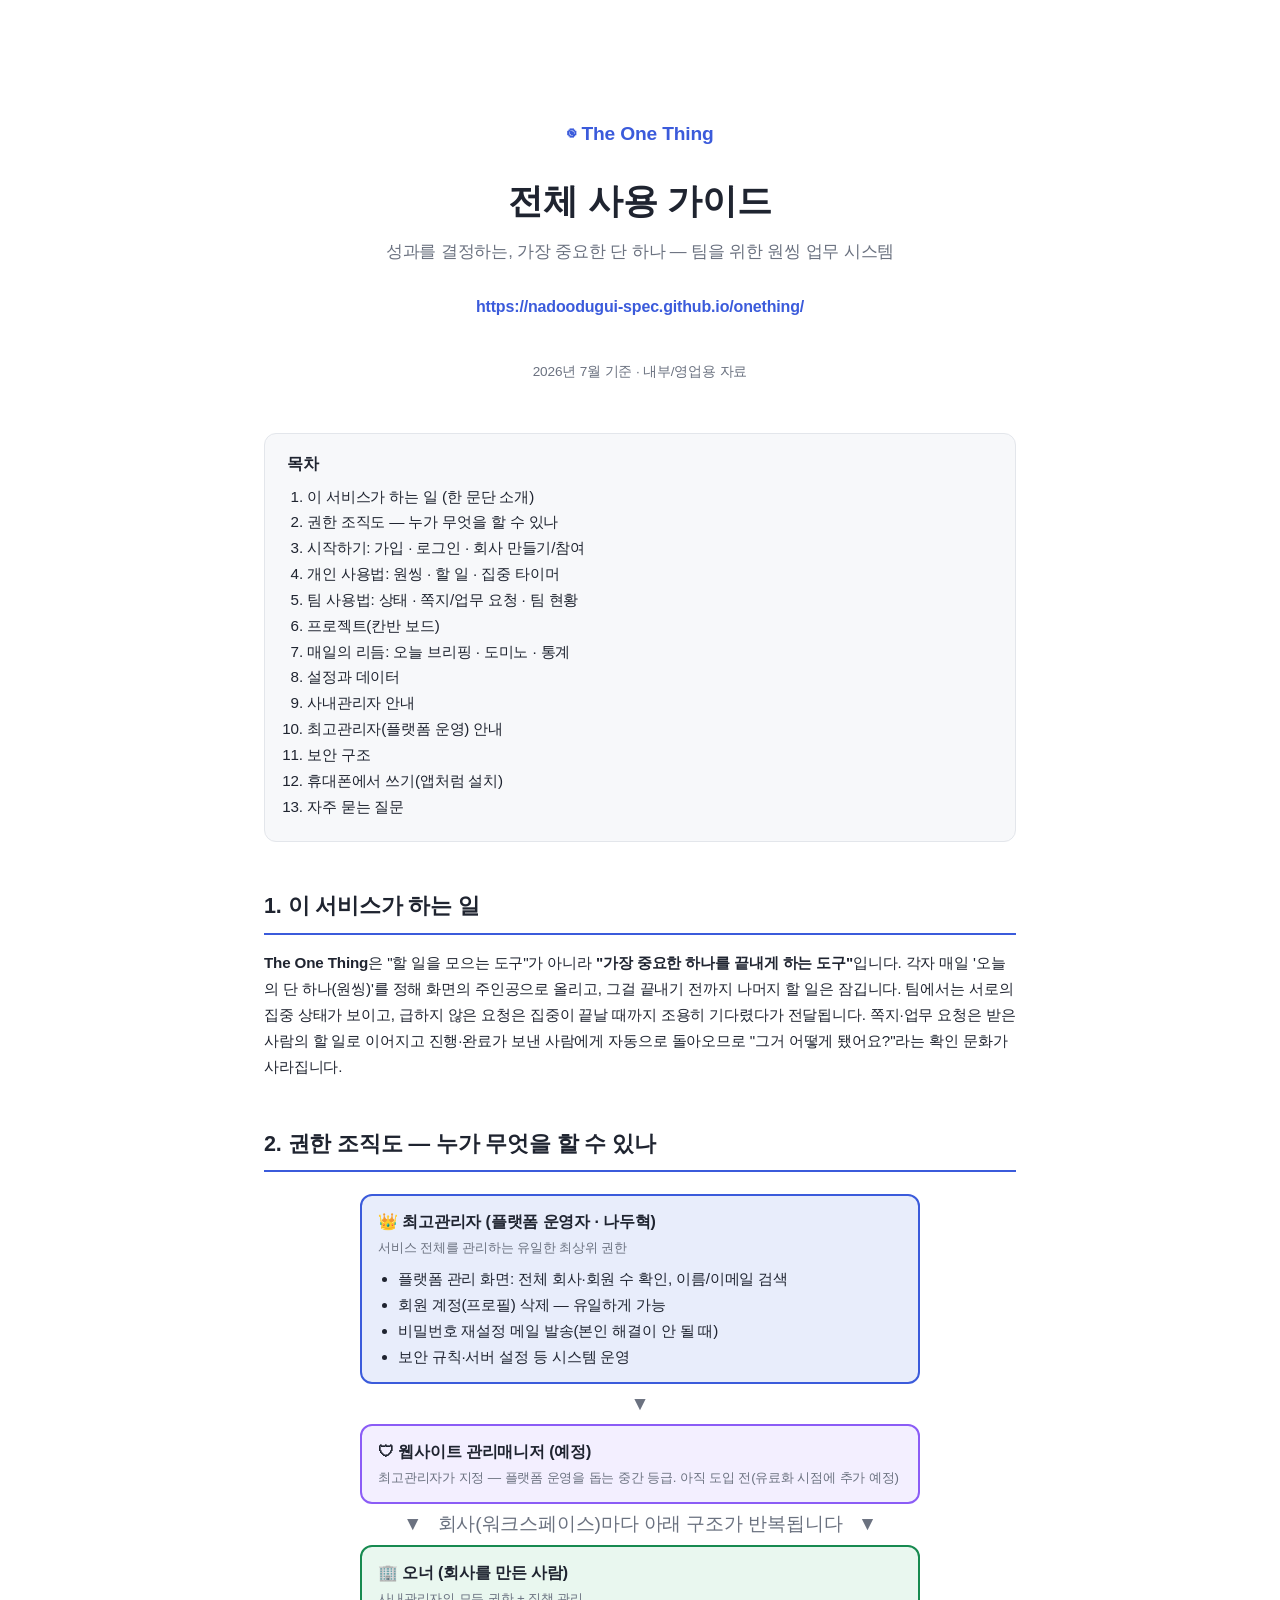
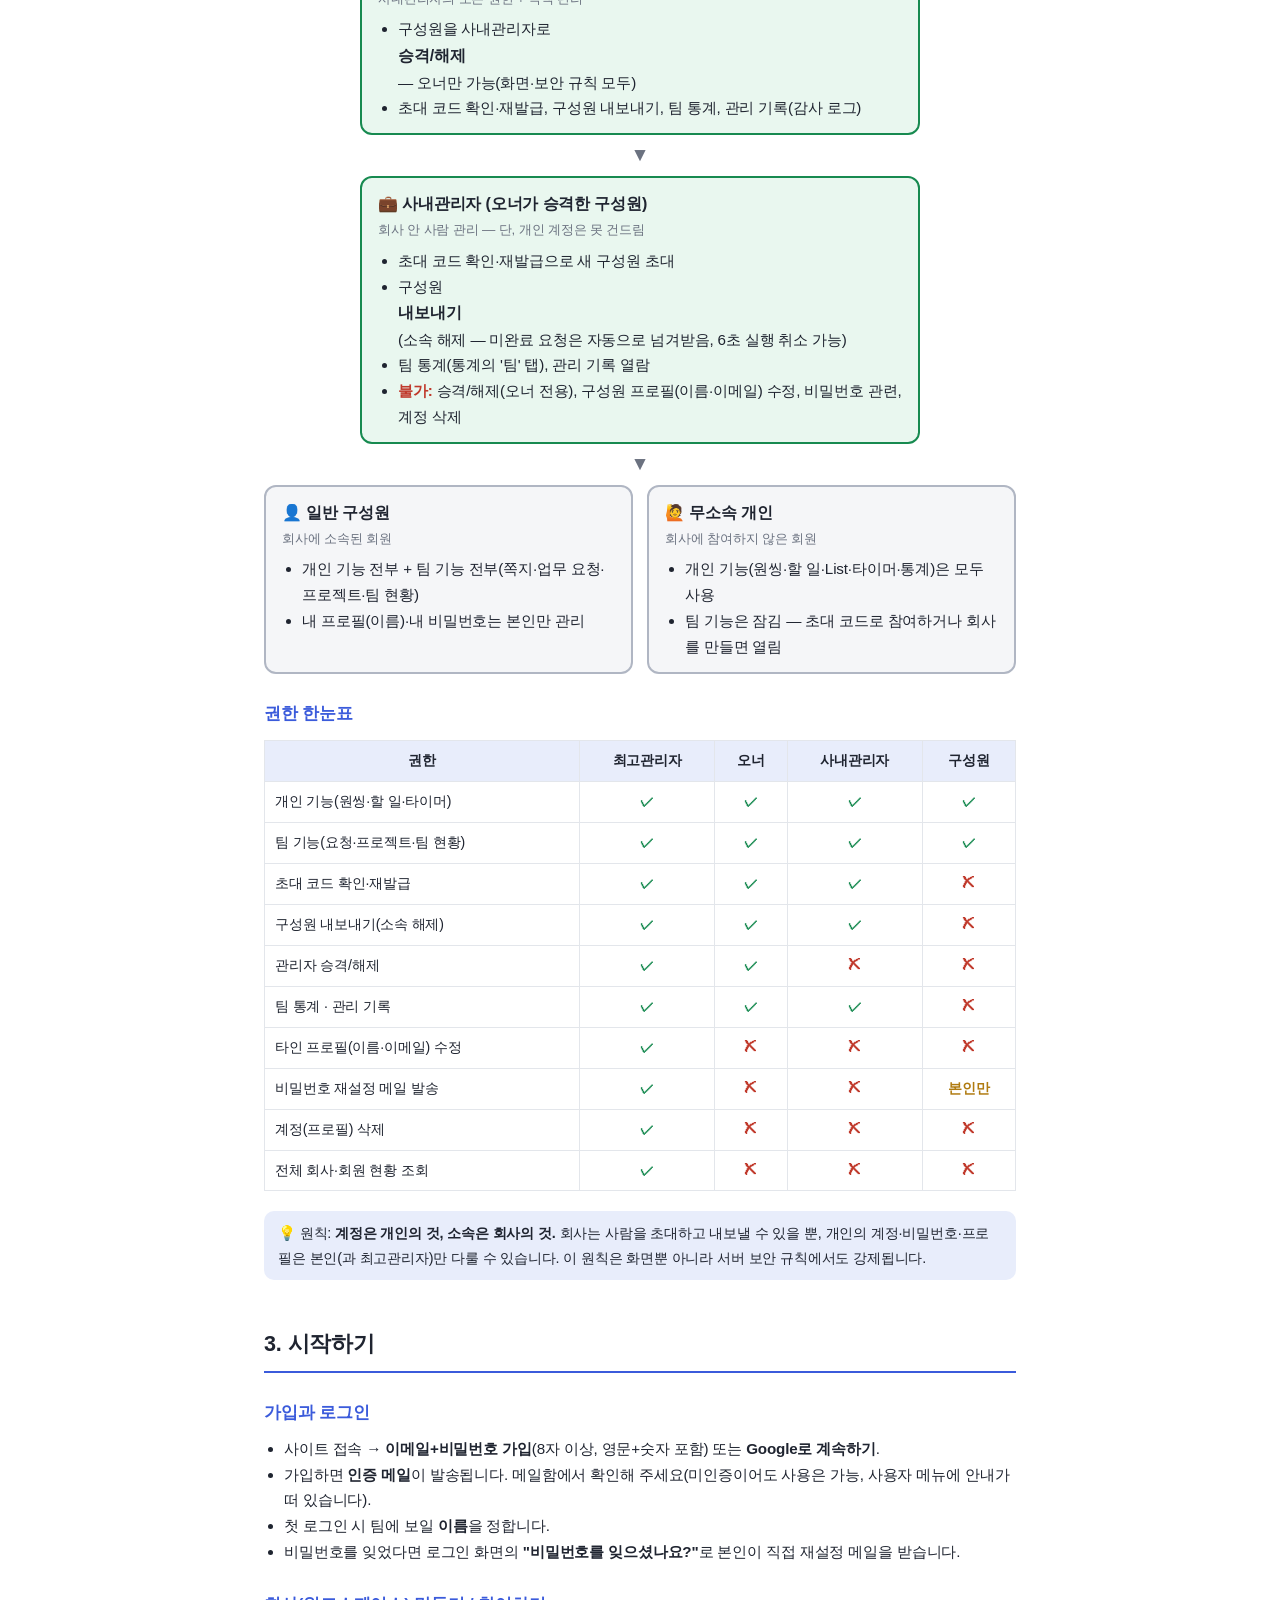
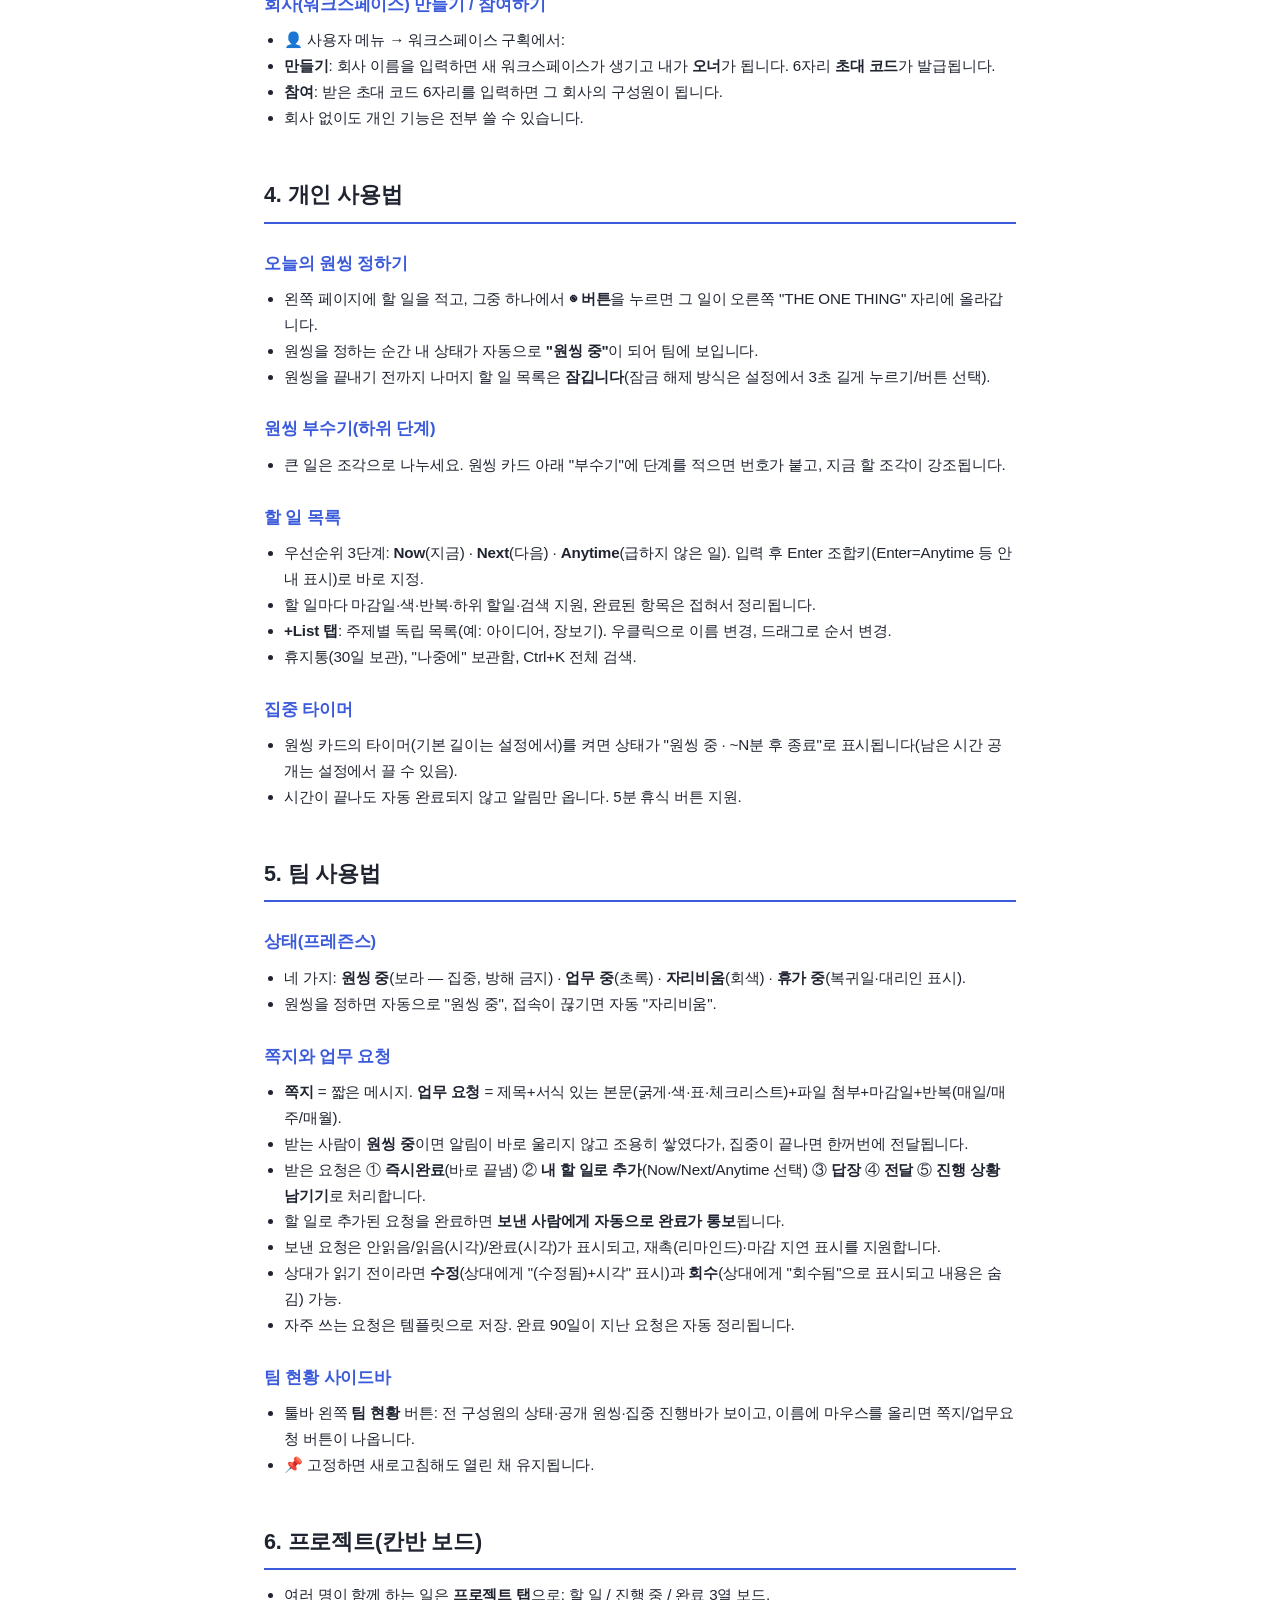
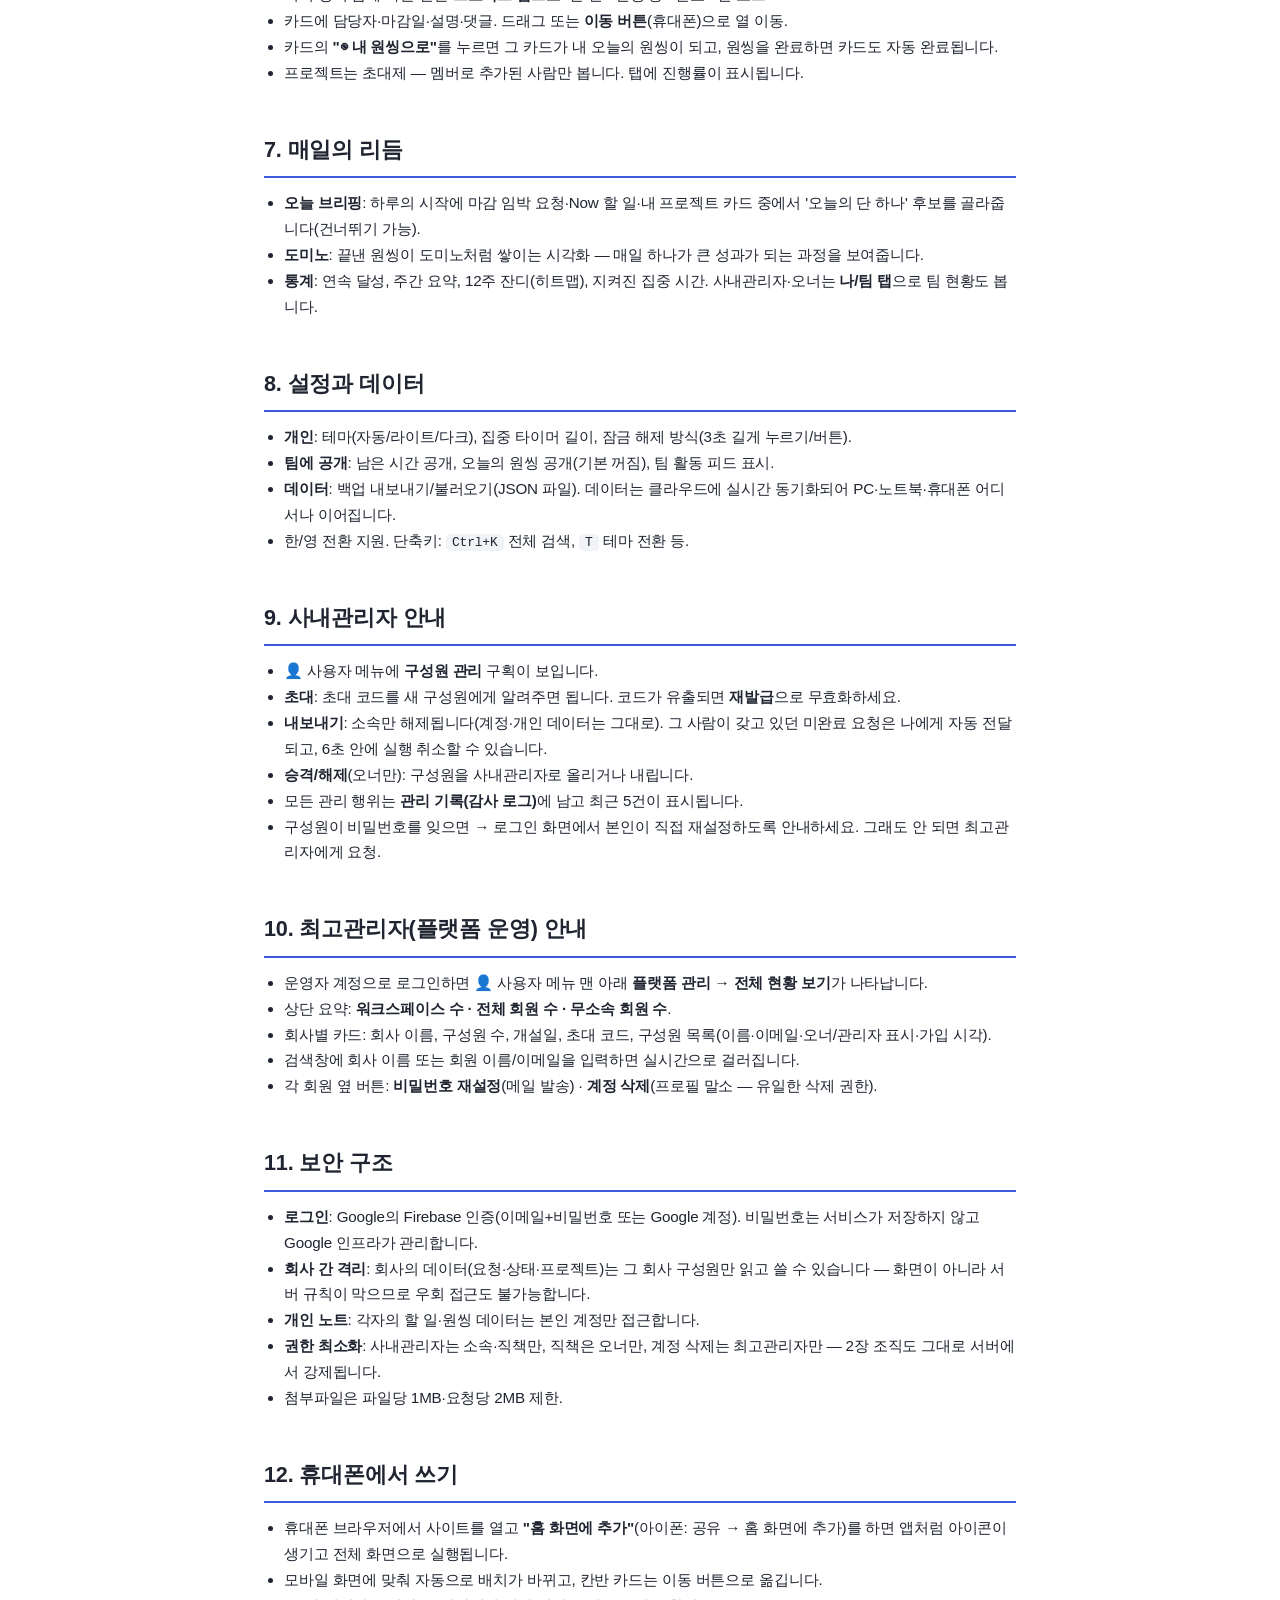
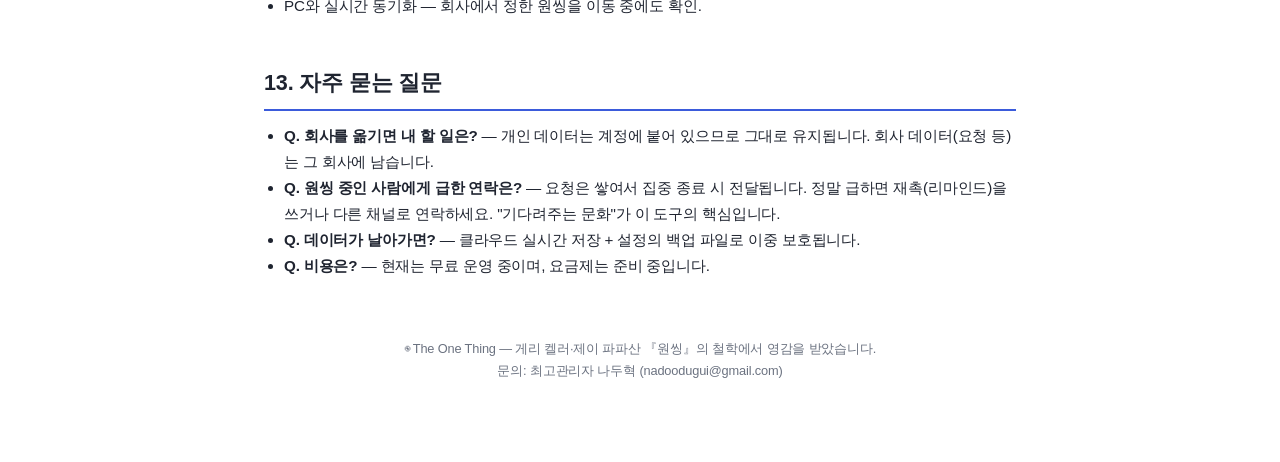
<file: docs/onething-guide.html>
<!DOCTYPE html>
<html lang="ko">
<head>
<meta charset="UTF-8" />
<meta name="viewport" content="width=device-width, initial-scale=1.0" />
<title>The One Thing — 전체 사용 가이드 &amp; 권한 조직도</title>
<style>
  :root { --accent:#3b5bdb; --soft:#e8edfb; --line:#e3e6eb; --text:#1f2430; --sub:#6b7280; --bg:#ffffff; }
  * { box-sizing:border-box; }
  body { margin:0; font-family:'Pretendard Variable',Pretendard,'Apple SD Gothic Neo','Malgun Gothic',sans-serif;
    color:var(--text); background:var(--bg); line-height:1.7; letter-spacing:-0.01em; }
  .wrap { max-width:820px; margin:0 auto; padding:48px 34px 80px; }
  .cover { text-align:center; padding:70px 0 50px; page-break-after:always; }
  .cover .logo { color:var(--accent); font-weight:800; font-size:1.2rem; }
  .cover h1 { font-size:2.2rem; margin:20px 0 8px; }
  .cover .tg { color:var(--sub); font-size:1.05rem; }
  .cover .url { margin-top:26px; color:var(--accent); font-weight:600; }
  h2 { font-size:1.35rem; margin:46px 0 12px; padding-bottom:8px; border-bottom:2px solid var(--accent); page-break-after:avoid; }
  h3 { font-size:1.05rem; margin:26px 0 8px; color:var(--accent); page-break-after:avoid; }
  p, li { font-size:.95rem; }
  ul { padding-left:20px; margin:6px 0 14px; }
  .tip { background:var(--soft); border-radius:10px; padding:10px 14px; font-size:.9rem; margin:10px 0; }
  table { width:100%; border-collapse:collapse; margin:12px 0 20px; font-size:.88rem; page-break-inside:avoid; }
  th, td { border:1px solid var(--line); padding:8px 10px; text-align:center; vertical-align:middle; }
  th { background:var(--soft); font-weight:700; }
  td.l { text-align:left; }
  .ok { color:#178a50; font-weight:700; } .no { color:#c0392b; font-weight:700; } .half { color:#b07b10; font-weight:700; }
  /* 조직도 */
  .org { margin:22px 0 8px; page-break-inside:avoid; }
  .org .node { border:2px solid var(--accent); border-radius:12px; padding:12px 16px; margin:0 auto; max-width:560px; background:var(--soft); }
  .org .node.sub { border-color:#8b5cf6; background:#f3efff; }
  .org .node.co { border-color:#178a50; background:#e9f7ef; }
  .org .node.mem { border-color:#b0b6c3; background:#f5f6f8; }
  .org .node b { display:block; font-size:1rem; }
  .org .node small { color:var(--sub); display:block; margin-top:2px; }
  .org .node ul { margin:6px 0 0; font-size:.85rem; text-align:left; }
  .org .down { text-align:center; color:var(--sub); font-size:1.2rem; margin:4px 0; }
  .org .row2 { display:flex; gap:14px; justify-content:center; flex-wrap:wrap; }
  .org .row2 .node { flex:1; min-width:240px; margin:0; }
  .toc { background:#f7f8fa; border:1px solid var(--line); border-radius:12px; padding:16px 22px; }
  .toc ol { margin:6px 0; padding-left:20px; }
  .foot { margin-top:60px; text-align:center; color:var(--sub); font-size:.8rem; }
  code { background:#f1f3f6; border-radius:5px; padding:1px 6px; font-size:.85em; }
  @media print { .wrap { padding:10mm 0; } }
</style>
</head>
<body>
<div class="wrap">

  <div class="cover">
    <div class="logo">◉ The One Thing</div>
    <h1>전체 사용 가이드</h1>
    <div class="tg">성과를 결정하는, 가장 중요한 단 하나 — 팀을 위한 원씽 업무 시스템</div>
    <div class="url">https://nadoodugui-spec.github.io/onething/</div>
    <div style="margin-top:40px;color:var(--sub);font-size:.85rem">2026년 7월 기준 · 내부/영업용 자료</div>
  </div>

  <div class="toc">
    <b>목차</b>
    <ol>
      <li>이 서비스가 하는 일 (한 문단 소개)</li>
      <li>권한 조직도 — 누가 무엇을 할 수 있나</li>
      <li>시작하기: 가입 · 로그인 · 회사 만들기/참여</li>
      <li>개인 사용법: 원씽 · 할 일 · 집중 타이머</li>
      <li>팀 사용법: 상태 · 쪽지/업무 요청 · 팀 현황</li>
      <li>프로젝트(칸반 보드)</li>
      <li>매일의 리듬: 오늘 브리핑 · 도미노 · 통계</li>
      <li>설정과 데이터</li>
      <li>사내관리자 안내</li>
      <li>최고관리자(플랫폼 운영) 안내</li>
      <li>보안 구조</li>
      <li>휴대폰에서 쓰기(앱처럼 설치)</li>
      <li>자주 묻는 질문</li>
    </ol>
  </div>

  <h2>1. 이 서비스가 하는 일</h2>
  <p><b>The One Thing</b>은 "할 일을 모으는 도구"가 아니라 <b>"가장 중요한 하나를 끝내게 하는 도구"</b>입니다.
  각자 매일 '오늘의 단 하나(원씽)'를 정해 화면의 주인공으로 올리고, 그걸 끝내기 전까지 나머지 할 일은 잠깁니다.
  팀에서는 서로의 집중 상태가 보이고, 급하지 않은 요청은 집중이 끝날 때까지 조용히 기다렸다가 전달됩니다.
  쪽지·업무 요청은 받은 사람의 할 일로 이어지고 진행·완료가 보낸 사람에게 자동으로 돌아오므로
  "그거 어떻게 됐어요?"라는 확인 문화가 사라집니다.</p>

  <h2>2. 권한 조직도 — 누가 무엇을 할 수 있나</h2>
  <div class="org">
    <div class="node">
      <b>👑 최고관리자 (플랫폼 운영자 · 나두혁)</b>
      <small>서비스 전체를 관리하는 유일한 최상위 권한</small>
      <ul>
        <li>플랫폼 관리 화면: 전체 회사·회원 수 확인, 이름/이메일 검색</li>
        <li>회원 계정(프로필) 삭제 — 유일하게 가능</li>
        <li>비밀번호 재설정 메일 발송(본인 해결이 안 될 때)</li>
        <li>보안 규칙·서버 설정 등 시스템 운영</li>
      </ul>
    </div>
    <div class="down">▼</div>
    <div class="node sub">
      <b>🛡 웹사이트 관리매니저 (예정)</b>
      <small>최고관리자가 지정 — 플랫폼 운영을 돕는 중간 등급. 아직 도입 전(유료화 시점에 추가 예정)</small>
    </div>
    <div class="down">▼ &nbsp; 회사(워크스페이스)마다 아래 구조가 반복됩니다 &nbsp; ▼</div>
    <div class="node co">
      <b>🏢 오너 (회사를 만든 사람)</b>
      <small>사내관리자의 모든 권한 + 직책 관리</small>
      <ul>
        <li>구성원을 사내관리자로 <b>승격/해제</b> — 오너만 가능(화면·보안 규칙 모두)</li>
        <li>초대 코드 확인·재발급, 구성원 내보내기, 팀 통계, 관리 기록(감사 로그)</li>
      </ul>
    </div>
    <div class="down">▼</div>
    <div class="node co">
      <b>💼 사내관리자 (오너가 승격한 구성원)</b>
      <small>회사 안 사람 관리 — 단, 개인 계정은 못 건드림</small>
      <ul>
        <li>초대 코드 확인·재발급으로 새 구성원 초대</li>
        <li>구성원 <b>내보내기</b>(소속 해제 — 미완료 요청은 자동으로 넘겨받음, 6초 실행 취소 가능)</li>
        <li>팀 통계(통계의 '팀' 탭), 관리 기록 열람</li>
        <li><span class="no">불가:</span> 승격/해제(오너 전용), 구성원 프로필(이름·이메일) 수정, 비밀번호 관련, 계정 삭제</li>
      </ul>
    </div>
    <div class="down">▼</div>
    <div class="row2">
      <div class="node mem">
        <b>👤 일반 구성원</b>
        <small>회사에 소속된 회원</small>
        <ul>
          <li>개인 기능 전부 + 팀 기능 전부(쪽지·업무 요청·프로젝트·팀 현황)</li>
          <li>내 프로필(이름)·내 비밀번호는 본인만 관리</li>
        </ul>
      </div>
      <div class="node mem">
        <b>🙋 무소속 개인</b>
        <small>회사에 참여하지 않은 회원</small>
        <ul>
          <li>개인 기능(원씽·할 일·List·타이머·통계)은 모두 사용</li>
          <li>팀 기능은 잠김 — 초대 코드로 참여하거나 회사를 만들면 열림</li>
        </ul>
      </div>
    </div>
  </div>

  <h3>권한 한눈표</h3>
  <table>
    <tr><th class="l">권한</th><th>최고관리자</th><th>오너</th><th>사내관리자</th><th>구성원</th></tr>
    <tr><td class="l">개인 기능(원씽·할 일·타이머)</td><td class="ok">✓</td><td class="ok">✓</td><td class="ok">✓</td><td class="ok">✓</td></tr>
    <tr><td class="l">팀 기능(요청·프로젝트·팀 현황)</td><td class="ok">✓</td><td class="ok">✓</td><td class="ok">✓</td><td class="ok">✓</td></tr>
    <tr><td class="l">초대 코드 확인·재발급</td><td class="ok">✓</td><td class="ok">✓</td><td class="ok">✓</td><td class="no">✗</td></tr>
    <tr><td class="l">구성원 내보내기(소속 해제)</td><td class="ok">✓</td><td class="ok">✓</td><td class="ok">✓</td><td class="no">✗</td></tr>
    <tr><td class="l">관리자 승격/해제</td><td class="ok">✓</td><td class="ok">✓</td><td class="no">✗</td><td class="no">✗</td></tr>
    <tr><td class="l">팀 통계 · 관리 기록</td><td class="ok">✓</td><td class="ok">✓</td><td class="ok">✓</td><td class="no">✗</td></tr>
    <tr><td class="l">타인 프로필(이름·이메일) 수정</td><td class="ok">✓</td><td class="no">✗</td><td class="no">✗</td><td class="no">✗</td></tr>
    <tr><td class="l">비밀번호 재설정 메일 발송</td><td class="ok">✓</td><td class="no">✗</td><td class="no">✗</td><td class="half">본인만</td></tr>
    <tr><td class="l">계정(프로필) 삭제</td><td class="ok">✓</td><td class="no">✗</td><td class="no">✗</td><td class="no">✗</td></tr>
    <tr><td class="l">전체 회사·회원 현황 조회</td><td class="ok">✓</td><td class="no">✗</td><td class="no">✗</td><td class="no">✗</td></tr>
  </table>
  <div class="tip">💡 원칙: <b>계정은 개인의 것, 소속은 회사의 것.</b> 회사는 사람을 초대하고 내보낼 수 있을 뿐,
  개인의 계정·비밀번호·프로필은 본인(과 최고관리자)만 다룰 수 있습니다. 이 원칙은 화면뿐 아니라 서버 보안 규칙에서도 강제됩니다.</div>

  <h2>3. 시작하기</h2>
  <h3>가입과 로그인</h3>
  <ul>
    <li>사이트 접속 → <b>이메일+비밀번호 가입</b>(8자 이상, 영문+숫자 포함) 또는 <b>Google로 계속하기</b>.</li>
    <li>가입하면 <b>인증 메일</b>이 발송됩니다. 메일함에서 확인해 주세요(미인증이어도 사용은 가능, 사용자 메뉴에 안내가 떠 있습니다).</li>
    <li>첫 로그인 시 팀에 보일 <b>이름</b>을 정합니다.</li>
    <li>비밀번호를 잊었다면 로그인 화면의 <b>"비밀번호를 잊으셨나요?"</b>로 본인이 직접 재설정 메일을 받습니다.</li>
  </ul>
  <h3>회사(워크스페이스) 만들기 / 참여하기</h3>
  <ul>
    <li>👤 사용자 메뉴 → 워크스페이스 구획에서:</li>
    <li><b>만들기</b>: 회사 이름을 입력하면 새 워크스페이스가 생기고 내가 <b>오너</b>가 됩니다. 6자리 <b>초대 코드</b>가 발급됩니다.</li>
    <li><b>참여</b>: 받은 초대 코드 6자리를 입력하면 그 회사의 구성원이 됩니다.</li>
    <li>회사 없이도 개인 기능은 전부 쓸 수 있습니다.</li>
  </ul>

  <h2>4. 개인 사용법</h2>
  <h3>오늘의 원씽 정하기</h3>
  <ul>
    <li>왼쪽 페이지에 할 일을 적고, 그중 하나에서 <b>◉ 버튼</b>을 누르면 그 일이 오른쪽 "THE ONE THING" 자리에 올라갑니다.</li>
    <li>원씽을 정하는 순간 내 상태가 자동으로 <b>"원씽 중"</b>이 되어 팀에 보입니다.</li>
    <li>원씽을 끝내기 전까지 나머지 할 일 목록은 <b>잠깁니다</b>(잠금 해제 방식은 설정에서 3초 길게 누르기/버튼 선택).</li>
  </ul>
  <h3>원씽 부수기(하위 단계)</h3>
  <ul>
    <li>큰 일은 조각으로 나누세요. 원씽 카드 아래 "부수기"에 단계를 적으면 번호가 붙고, 지금 할 조각이 강조됩니다.</li>
  </ul>
  <h3>할 일 목록</h3>
  <ul>
    <li>우선순위 3단계: <b>Now</b>(지금) · <b>Next</b>(다음) · <b>Anytime</b>(급하지 않은 일). 입력 후 Enter 조합키(Enter=Anytime 등 안내 표시)로 바로 지정.</li>
    <li>할 일마다 마감일·색·반복·하위 할일·검색 지원, 완료된 항목은 접혀서 정리됩니다.</li>
    <li><b>+List 탭</b>: 주제별 독립 목록(예: 아이디어, 장보기). 우클릭으로 이름 변경, 드래그로 순서 변경.</li>
    <li>휴지통(30일 보관), "나중에" 보관함, Ctrl+K 전체 검색.</li>
  </ul>
  <h3>집중 타이머</h3>
  <ul>
    <li>원씽 카드의 타이머(기본 길이는 설정에서)를 켜면 상태가 "원씽 중 · ~N분 후 종료"로 표시됩니다(남은 시간 공개는 설정에서 끌 수 있음).</li>
    <li>시간이 끝나도 자동 완료되지 않고 알림만 옵니다. 5분 휴식 버튼 지원.</li>
  </ul>

  <h2>5. 팀 사용법</h2>
  <h3>상태(프레즌스)</h3>
  <ul>
    <li>네 가지: <b>원씽 중</b>(보라 — 집중, 방해 금지) · <b>업무 중</b>(초록) · <b>자리비움</b>(회색) · <b>휴가 중</b>(복귀일·대리인 표시).</li>
    <li>원씽을 정하면 자동으로 "원씽 중", 접속이 끊기면 자동 "자리비움".</li>
  </ul>
  <h3>쪽지와 업무 요청</h3>
  <ul>
    <li><b>쪽지</b> = 짧은 메시지. <b>업무 요청</b> = 제목+서식 있는 본문(굵게·색·표·체크리스트)+파일 첨부+마감일+반복(매일/매주/매월).</li>
    <li>받는 사람이 <b>원씽 중</b>이면 알림이 바로 울리지 않고 조용히 쌓였다가, 집중이 끝나면 한꺼번에 전달됩니다.</li>
    <li>받은 요청은 ① <b>즉시완료</b>(바로 끝냄) ② <b>내 할 일로 추가</b>(Now/Next/Anytime 선택) ③ <b>답장</b> ④ <b>전달</b> ⑤ <b>진행 상황 남기기</b>로 처리합니다.</li>
    <li>할 일로 추가된 요청을 완료하면 <b>보낸 사람에게 자동으로 완료가 통보</b>됩니다.</li>
    <li>보낸 요청은 안읽음/읽음(시각)/완료(시각)가 표시되고, 재촉(리마인드)·마감 지연 표시를 지원합니다.</li>
    <li>상대가 읽기 전이라면 <b>수정</b>(상대에게 "(수정됨)+시각" 표시)과 <b>회수</b>(상대에게 "회수됨"으로 표시되고 내용은 숨김) 가능.</li>
    <li>자주 쓰는 요청은 템플릿으로 저장. 완료 90일이 지난 요청은 자동 정리됩니다.</li>
  </ul>
  <h3>팀 현황 사이드바</h3>
  <ul>
    <li>툴바 왼쪽 <b>팀 현황</b> 버튼: 전 구성원의 상태·공개 원씽·집중 진행바가 보이고, 이름에 마우스를 올리면 쪽지/업무요청 버튼이 나옵니다.</li>
    <li>📌 고정하면 새로고침해도 열린 채 유지됩니다.</li>
  </ul>

  <h2>6. 프로젝트(칸반 보드)</h2>
  <ul>
    <li>여러 명이 함께 하는 일은 <b>프로젝트 탭</b>으로: 할 일 / 진행 중 / 완료 3열 보드.</li>
    <li>카드에 담당자·마감일·설명·댓글. 드래그 또는 <b>이동 버튼</b>(휴대폰)으로 열 이동.</li>
    <li>카드의 <b>"◉ 내 원씽으로"</b>를 누르면 그 카드가 내 오늘의 원씽이 되고, 원씽을 완료하면 카드도 자동 완료됩니다.</li>
    <li>프로젝트는 초대제 — 멤버로 추가된 사람만 봅니다. 탭에 진행률이 표시됩니다.</li>
  </ul>

  <h2>7. 매일의 리듬</h2>
  <ul>
    <li><b>오늘 브리핑</b>: 하루의 시작에 마감 임박 요청·Now 할 일·내 프로젝트 카드 중에서 '오늘의 단 하나' 후보를 골라줍니다(건너뛰기 가능).</li>
    <li><b>도미노</b>: 끝낸 원씽이 도미노처럼 쌓이는 시각화 — 매일 하나가 큰 성과가 되는 과정을 보여줍니다.</li>
    <li><b>통계</b>: 연속 달성, 주간 요약, 12주 잔디(히트맵), 지켜진 집중 시간. 사내관리자·오너는 <b>나/팀 탭</b>으로 팀 현황도 봅니다.</li>
  </ul>

  <h2>8. 설정과 데이터</h2>
  <ul>
    <li><b>개인</b>: 테마(자동/라이트/다크), 집중 타이머 길이, 잠금 해제 방식(3초 길게 누르기/버튼).</li>
    <li><b>팀에 공개</b>: 남은 시간 공개, 오늘의 원씽 공개(기본 꺼짐), 팀 활동 피드 표시.</li>
    <li><b>데이터</b>: 백업 내보내기/불러오기(JSON 파일). 데이터는 클라우드에 실시간 동기화되어 PC·노트북·휴대폰 어디서나 이어집니다.</li>
    <li>한/영 전환 지원. 단축키: <code>Ctrl+K</code> 전체 검색, <code>T</code> 테마 전환 등.</li>
  </ul>

  <h2>9. 사내관리자 안내</h2>
  <ul>
    <li>👤 사용자 메뉴에 <b>구성원 관리</b> 구획이 보입니다.</li>
    <li><b>초대</b>: 초대 코드를 새 구성원에게 알려주면 됩니다. 코드가 유출되면 <b>재발급</b>으로 무효화하세요.</li>
    <li><b>내보내기</b>: 소속만 해제됩니다(계정·개인 데이터는 그대로). 그 사람이 갖고 있던 미완료 요청은 나에게 자동 전달되고, 6초 안에 실행 취소할 수 있습니다.</li>
    <li><b>승격/해제</b>(오너만): 구성원을 사내관리자로 올리거나 내립니다.</li>
    <li>모든 관리 행위는 <b>관리 기록(감사 로그)</b>에 남고 최근 5건이 표시됩니다.</li>
    <li>구성원이 비밀번호를 잊으면 → 로그인 화면에서 본인이 직접 재설정하도록 안내하세요. 그래도 안 되면 최고관리자에게 요청.</li>
  </ul>

  <h2>10. 최고관리자(플랫폼 운영) 안내</h2>
  <ul>
    <li>운영자 계정으로 로그인하면 👤 사용자 메뉴 맨 아래 <b>플랫폼 관리 → 전체 현황 보기</b>가 나타납니다.</li>
    <li>상단 요약: <b>워크스페이스 수 · 전체 회원 수 · 무소속 회원 수</b>.</li>
    <li>회사별 카드: 회사 이름, 구성원 수, 개설일, 초대 코드, 구성원 목록(이름·이메일·오너/관리자 표시·가입 시각).</li>
    <li>검색창에 회사 이름 또는 회원 이름/이메일을 입력하면 실시간으로 걸러집니다.</li>
    <li>각 회원 옆 버튼: <b>비밀번호 재설정</b>(메일 발송) · <b>계정 삭제</b>(프로필 말소 — 유일한 삭제 권한).</li>
  </ul>

  <h2>11. 보안 구조</h2>
  <ul>
    <li><b>로그인</b>: Google의 Firebase 인증(이메일+비밀번호 또는 Google 계정). 비밀번호는 서비스가 저장하지 않고 Google 인프라가 관리합니다.</li>
    <li><b>회사 간 격리</b>: 회사의 데이터(요청·상태·프로젝트)는 그 회사 구성원만 읽고 쓸 수 있습니다 — 화면이 아니라 서버 규칙이 막으므로 우회 접근도 불가능합니다.</li>
    <li><b>개인 노트</b>: 각자의 할 일·원씽 데이터는 본인 계정만 접근합니다.</li>
    <li><b>권한 최소화</b>: 사내관리자는 소속·직책만, 직책은 오너만, 계정 삭제는 최고관리자만 — 2장 조직도 그대로 서버에서 강제됩니다.</li>
    <li>첨부파일은 파일당 1MB·요청당 2MB 제한.</li>
  </ul>

  <h2>12. 휴대폰에서 쓰기</h2>
  <ul>
    <li>휴대폰 브라우저에서 사이트를 열고 <b>"홈 화면에 추가"</b>(아이폰: 공유 → 홈 화면에 추가)를 하면 앱처럼 아이콘이 생기고 전체 화면으로 실행됩니다.</li>
    <li>모바일 화면에 맞춰 자동으로 배치가 바뀌고, 칸반 카드는 이동 버튼으로 옮깁니다.</li>
    <li>PC와 실시간 동기화 — 회사에서 정한 원씽을 이동 중에도 확인.</li>
  </ul>

  <h2>13. 자주 묻는 질문</h2>
  <ul>
    <li><b>Q. 회사를 옮기면 내 할 일은?</b> — 개인 데이터는 계정에 붙어 있으므로 그대로 유지됩니다. 회사 데이터(요청 등)는 그 회사에 남습니다.</li>
    <li><b>Q. 원씽 중인 사람에게 급한 연락은?</b> — 요청은 쌓여서 집중 종료 시 전달됩니다. 정말 급하면 재촉(리마인드)을 쓰거나 다른 채널로 연락하세요. "기다려주는 문화"가 이 도구의 핵심입니다.</li>
    <li><b>Q. 데이터가 날아가면?</b> — 클라우드 실시간 저장 + 설정의 백업 파일로 이중 보호됩니다.</li>
    <li><b>Q. 비용은?</b> — 현재는 무료 운영 중이며, 요금제는 준비 중입니다.</li>
  </ul>

  <div class="foot">◉ The One Thing — 게리 켈러·제이 파파산 『원씽』의 철학에서 영감을 받았습니다.<br>
  문의: 최고관리자 나두혁 (nadoodugui@gmail.com)</div>
</div>
</body>
</html>
</file>
